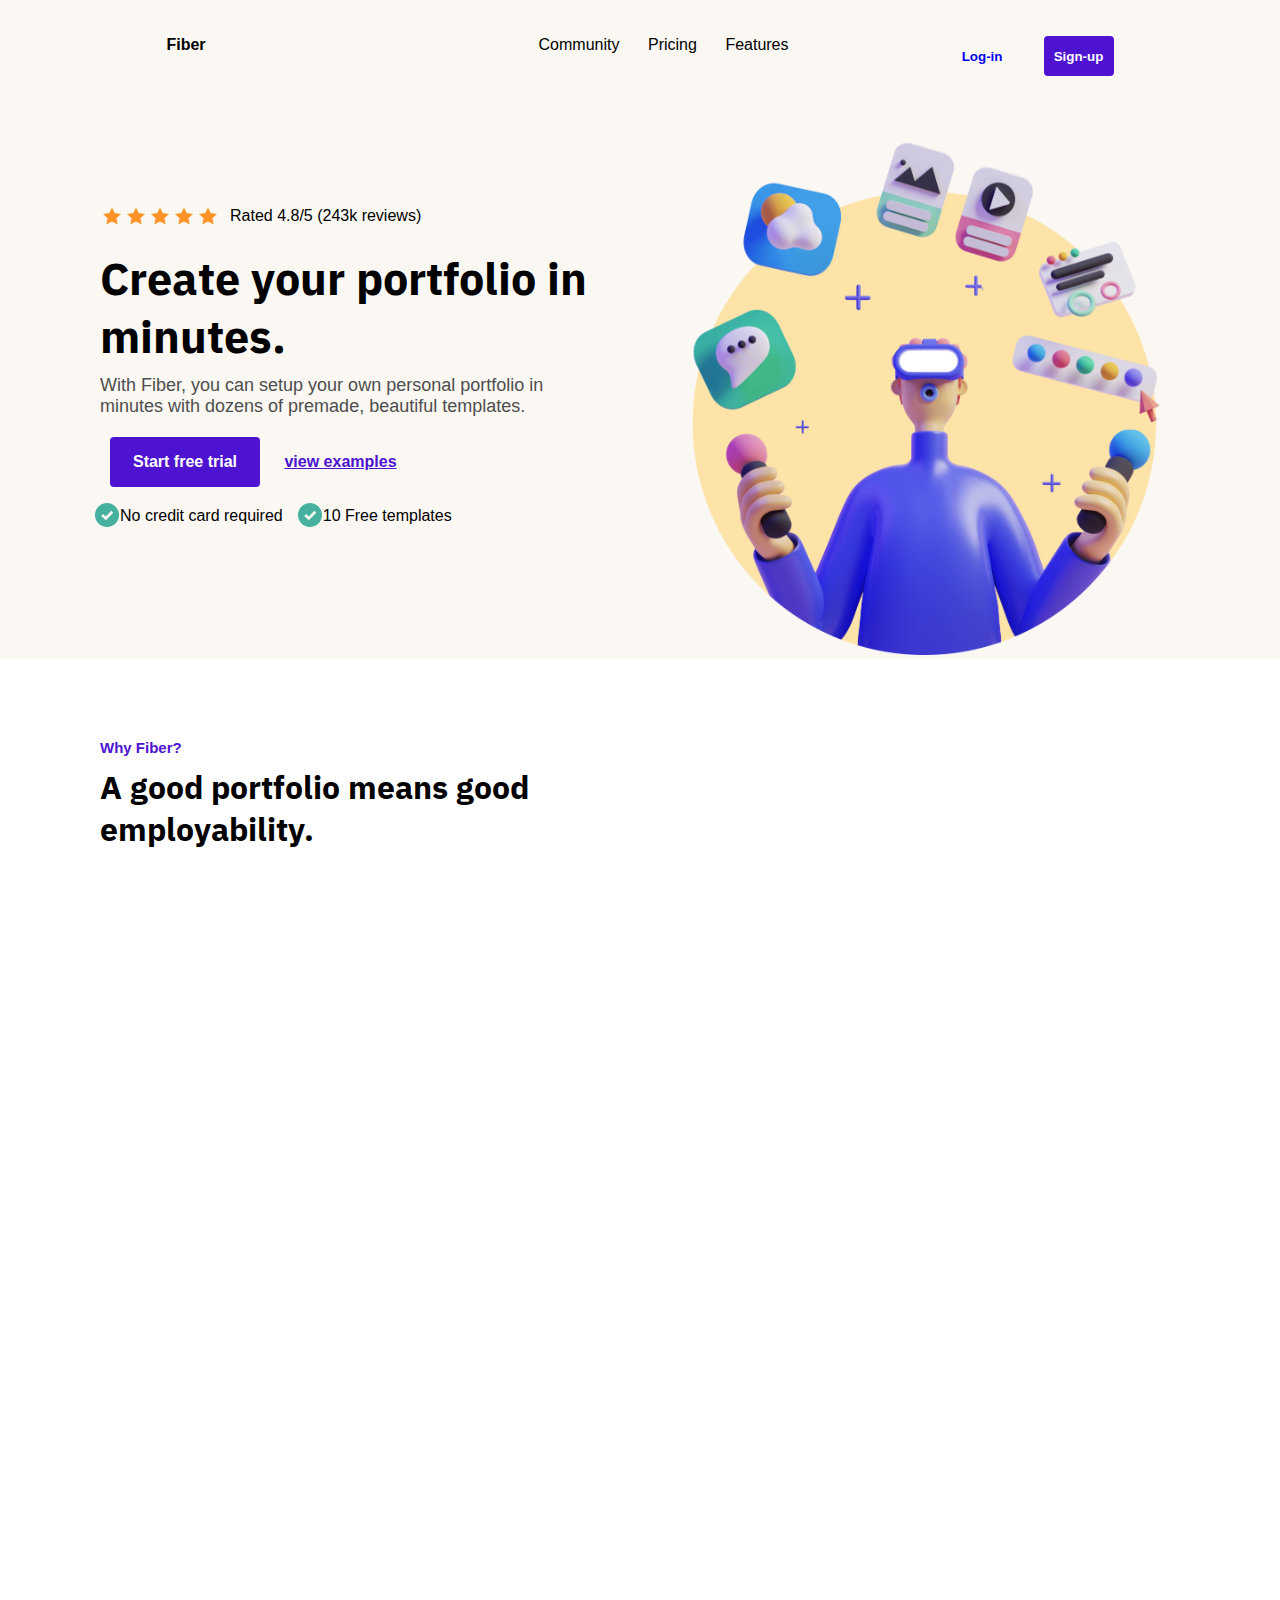
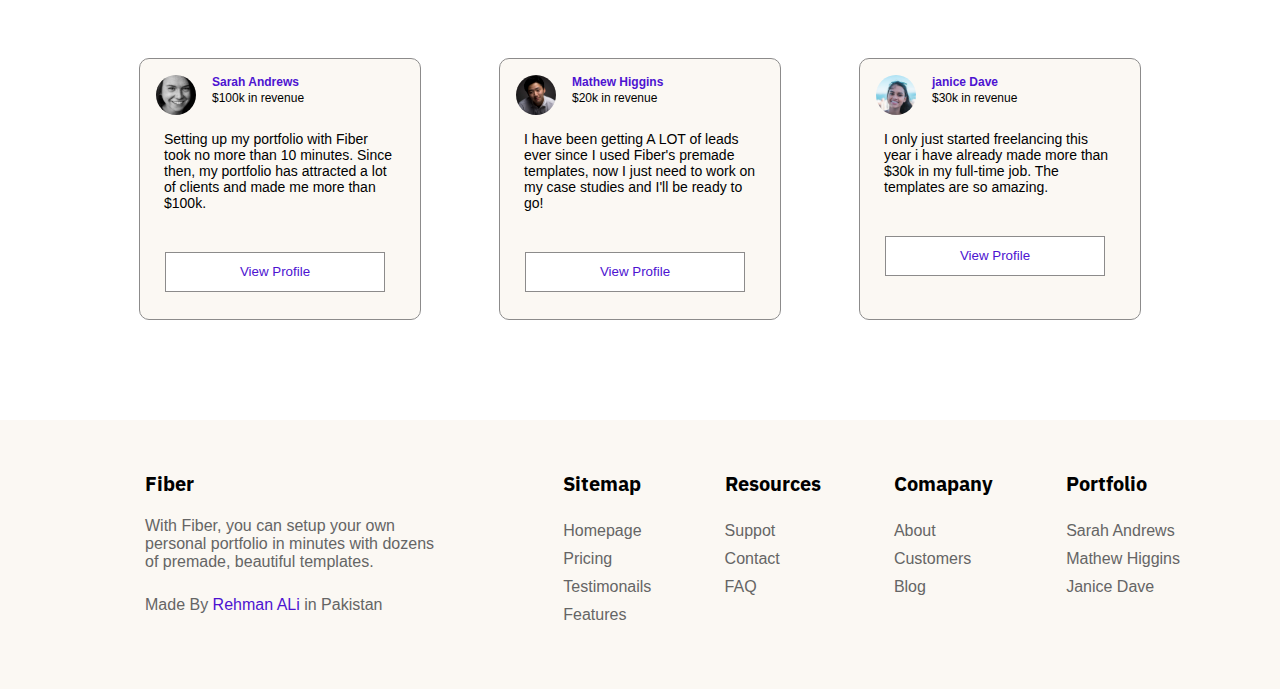
<file: index.html>
<!DOCTYPE html>
<html lang="en">

<head>
    <meta charset="UTF-8">
    <meta name="viewport" content="width=device-width, initial-scale=1.0">
    <title>Document</title>
    <script src="https://cdnjs.cloudflare.com/ajax/libs/jquery/3.7.1/jquery.min.js"></script>
    <link rel="stylesheet" href="owl carasoul/css/owl.carousel.css">
    <link rel="stylesheet" href="owl carasoul/css/owl.theme.green.css">
    <link href="https://unpkg.com/aos@2.3.1/dist/aos.css" rel="stylesheet">
    <link rel="stylesheet" href="https://cdnjs.cloudflare.com/ajax/libs/font-awesome/6.4.2/css/all.min.css">
    <script src="https://unpkg.com/aos@2.3.1/dist/aos.js"></script>
    <link rel="stylesheet" href="stylesheet.css">
    <script src="owl carasoul/script/owl.carousel.min.js"></script>
</head>

<body>
    <section class="header">
        <div class="logo">
            Fiber
        </div>
        <div class="toggle-menu">
            <ul class="list">
                <li><a href="#">Community</a></li>
                <li><a href="#">Pricing</a></li>
                <li><a href="#">Features</a></li>
            </ul>
            <div class="account">
                <button class="sign-in"><a href="#">Log-in</a></button>
                <button class="sign-up"><a href="login and signup/signin.html">Sign-up</a></button>
            </div>
        </div>
        <div class="m-icon">
            <i class="fa-solid fa-bars"></i>
        </div>
    </section>

    <section class="home">
        <div class="home-left">
            <div class="rating">
                <div class="icon">
                    <img src="Assets/star.svg"><img src="Assets/star.svg"><img src="Assets/star.svg"><img
                        src="Assets/star.svg"><img src="Assets/star.svg">
                </div>
                <span>Rated 4.8/5 (243k reviews)</span>
            </div>

            <div class="home-heading">
                <h1>Create your portfolio in minutes.</h1>
                <p>With Fiber, you can setup your own personal portfolio in minutes with dozens of premade, beautiful
                    templates.</p>
            </div>

            <div class="home-button">
                <button>Start free trial</button>
                <a href="#">view examples</a>
            </div>

            <div class="home-list">
                <ul>
                    <li>No credit card required</li>
                    <li>10 Free templates</li>
                </ul>
            </div>
        </div>

        <div class="home-right overflow">
            <img src="Assets/hero-Illustration.png " alt="" data-aos="fade-left" data-aos-duration="2000">
        </div>
        <div class="home-right"></div>
    </section>



    <section class="feature">
        <div class="feat-header">
            <p>Why Fiber?</p>
            <h1>A good portfolio means good employability.</h1>
        </div>
        <div class="feat-box">
            <div class="box overflow" data-aos="fade-right">
                <div class="icon"><img src="Assets/time.svg" alt="404"></div>
                <div class="box-head">Build in minutes</div>
                <div class="box-content">With a selection of premade templates, you can build out a portfolio in less
                    than 10 minutes.</div>
            </div>

            <div class="box overflow" data-aos="fade-down">
                <div class="icon"><img src="Assets/code.svg" alt="404"></div>
                <div class="box-head">Add custom CSS</div>
                <div class="box-content">Customize your personal portfolio even more with the ability to add your own
                    custom CSS styles.</div>
            </div>

            <div class="box overflow" data-aos="fade-up">
                <div class="icon"><img src="Assets/time.svg" alt="404"></div>
                <div class="box-head">Build in minutes</div>
                <div class="box-content">All Fiber templates are fully responsive to ensure the experience is seamless
                    across all devices.</div>
            </div>
        </div>

        <div class="feat-img" data-aos="fade-up">
            <div class="ft-img-left">
                <h1>Diversify your portfolio</h1>
                <p>Create even moreImpressive portfolio by creating case studies for your project. Simplify follow our
                    step-by-step guide</p>
                <button>Start Free trail</button>
            </div>
            <div class="ft-img-right">
                <img src="Assets/Page Image.png" alt="">

            </div>
        </div>

        <div class="slider owl-carousel owl-theme">

            <div class="slide-box item">
                <div class="bx-heading">
                    <div class="profile"><img src="Assets/User Avatar.svg" alt="404"></div>
                    <div class="bx-name">
                        <p>Sarah Andrews</p>
                        <p>$100k in revenue</p>
                    </div>
                </div>
                <div class="bx-details">
                    Setting up my portfolio with Fiber took no more than 10 minutes. Since then, my portfolio has
                    attracted a lot of clients and made me more than $100k.
                </div>
                <button class="bx-btn">View Profile</button>
            </div>

            <div class="slide-box item">
                <div class="bx-heading">
                    <div class="profile"><img src="Assets/User Avatar 2.svg" alt="404"></div>
                    <div class="bx-name">
                        <p>Mathew Higgins</p>
                        <p>$20k in revenue</p>
                    </div>
                </div>
                <div class="bx-details">
                    I have been getting A LOT of leads ever
                    since I used Fiber's premade templates,
                    now I just need to work on my case studies
                    and I'll be ready to go!
                </div>
                <button class="bx-btn">View Profile</button>
            </div>

            <div class="slide-box item">
                <div class="bx-heading">
                    <div class="profile"><img src="Assets/User Avatar 32.svg" alt="404"></div>
                    <div class="bx-name">
                        <p>janice Dave</p>
                        <p>$30k in revenue</p>
                    </div>
                </div>
                <div class="bx-details">
                    I only just started freelancing this year i
                    have already made more than $30k
                    in my full-time job. The templates are
                    so amazing.
                </div>
                <button class="bx-btn">View Profile</button>
            </div>
        </div>
    </section>

    <!-- footer section -->
    <footer>
        <div class="ftr-description">
            <h1>Fiber</h1>
            <p>With Fiber, you can setup your own personal
                portfolio in minutes with dozens of premade,
                beautiful templates.</p>

            <p>Made By <a href="https://codepen.io/Rehman-Ali-the-selector">Rehman ALi</a> in Pakistan</p>
        </div>
        <div class="sitemap">
            <h1>Sitemap</h1>
            <ul>
                <li><a href="#">Homepage</a></li>
                <li><a href="#">Pricing</a></li>
                <li><a href="#">Testimonails</a></li>
                <li><a href="#">Features</a></li>
            </ul>
        </div>
        <div class="resources">
            <h1>Resources</h1>
            <ul>
                <li><a href="#">Suppot</a></li>
                <li><a href="#">Contact</a></li>
                <li><a href="#">FAQ</a></li>
            </ul>
        </div>
        <div class="companies">
            <h1>Comapany</h1>
            <ul>
                <li><a href="#">About</a></li>
                <li><a href="#">Customers</a></li>
                <li><a href="#">Blog</a></li>
            </ul>
        </div>
        <div class="portfolios">
            <h1>Portfolio</h1>
            <ul>
                <li><a href="#">Sarah Andrews</a></li>
                <li><a href="#">Mathew Higgins</a></li>
                <li><a href="#">Janice Dave</a></li>
            </ul>
        </div>
    </footer>

    <script src="script.js"></script>
</body>

</html>
</file>
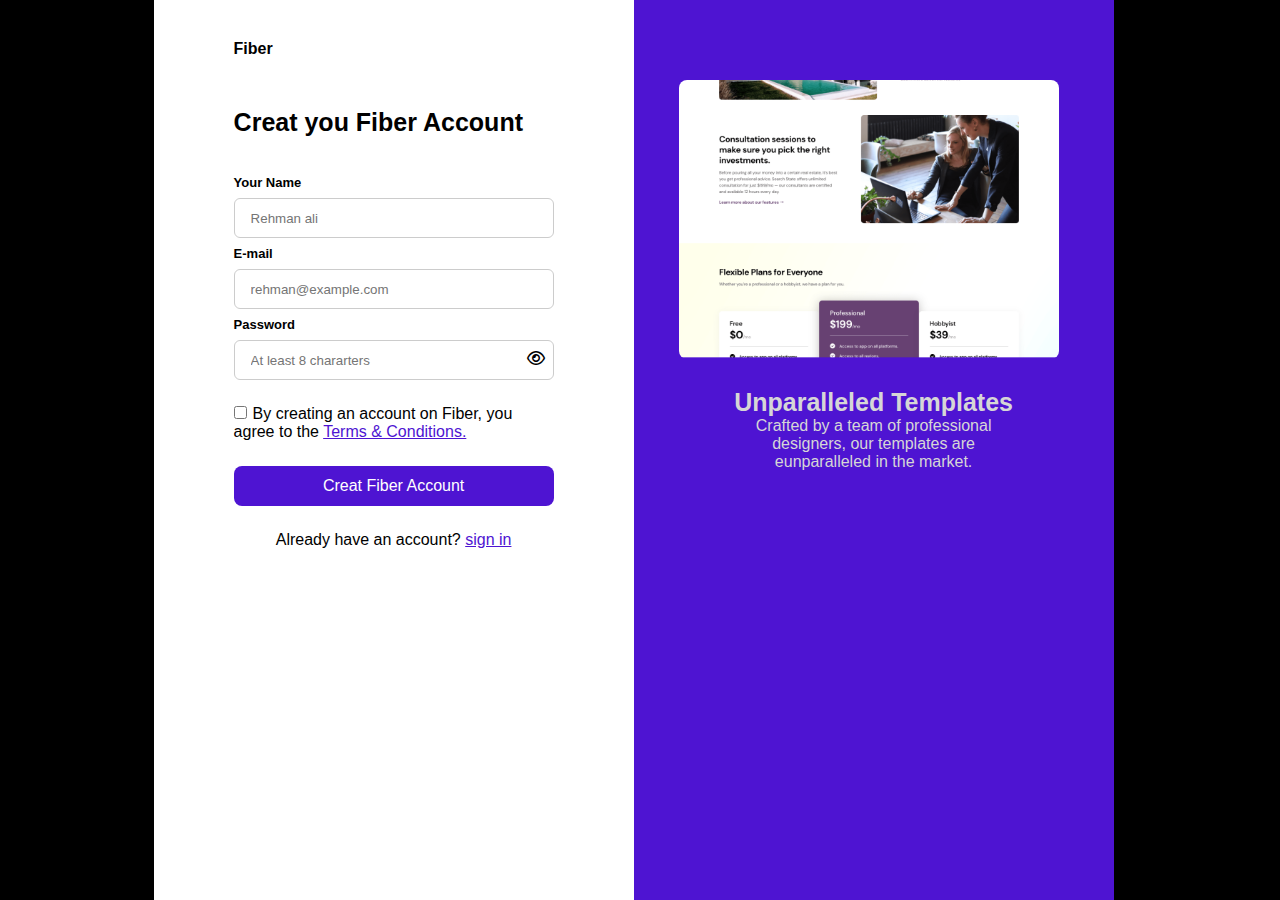
<file: login and signup/signin.html>
<!DOCTYPE html>
<html lang="en">

<head>
    <meta charset="UTF-8">
    <meta name="viewport" content="width=device-width, initial-scale=1.0">
    <link rel="stylesheet" href="https://cdnjs.cloudflare.com/ajax/libs/font-awesome/6.4.2/css/all.min.css" />
    <link rel="stylesheet" href="signin_style.css">
    <title>Log in</title>
</head>

<body>
    <div class="container">
        <div class="left">
            <div class="logo">Fiber</div>
            <div class="header">Creat you Fiber Account</div>
            <form action="">
                <div class="name-box">
                    <label for="name">Your Name</label>
                    <input type="text" id="name" placeholder="Rehman ali" required>
                </div>
                <div class="mail-box">
                    <label for="mail">E-mail</label>
                    <input type="email" id="mail" placeholder="rehman@example.com" required>
                </div>
                <div class="pass-box">
                    <label for="pass">Password</label>
                    <input type="password" id="pass" placeholder="At least 8 chararters" required>
                    <i class="icon fa-regular fa-eye"></i>
                    <!-- <i class="fa-regular fa-eye-slash"></i> -->
                </div>
                <div class="condition-box">
                    <p><input type="checkbox" required>By creating an account on Fiber, you agree to the
                        <a href="#">Terms & Conditions.</a>
                    </p>
                </div>
                <button type="submit">Creat Fiber Account</button>
                <div class="toogle-loign-signup">Already have an account? <a href="#"> sign in</a></div>
            </form>
        </div>
        <div class="right">
            <div class="img">
                <img src="assets/Sign Up Image.png" alt="error 404">
            </div>
            <div class="text">
                <h1>Unparalleled Templates</h1>
                <p>Crafted by a team of professional designers, our templates are eunparalleled in the market.</p>
            </div>
        </div>
    </div>



    <script src="https://cdnjs.cloudflare.com/ajax/libs/jquery/3.7.1/jquery.min.js"></script>
    <script src="sign-script.js"></script>
</body>

</html>
</file>
<file: stylesheet.css>
@import url('https://fonts.googleapis.com/css2?family=IBM+Plex+Sans:wght@700&display=swap');

* {
    margin: 0;
    padding: 0;
    font-family: 'Lucida Sans', 'Lucida Sans Regular', 'Lucida Grande', 'Lucida Sans Unicode', Geneva, Verdana, sans-serif;
}

.overflow {
    overflow-x: hidden;

}

button {
    transition: all 0.5s;
}

button:hover {
    scale: 0.95;

}

h1 {
    font-family: 'IBM Plex Sans', sans-serif;
}

/* menu */
.m-icon {
    display: none;
    font-size: 25px;
    z-index: 99;
}

/* Header */
.header {
    display: flex;
    justify-content: space-around;
    width: 100%;
    height: 35px;
    background-color: #FBF8F3;
    padding: 36px 0;
}

.header .logo {
    font-weight: bold;
}

.toggle-menu {
    width: 575px;
    display: flex;
    justify-content: space-between;
}

.header .toggle-menu ul {
    display: flex;
    list-style: none;
    justify-content: space-between;
    width: 250px;
}

.header ul li a {
    text-decoration: none;
    color: black;
}

.header ul li a:hover {
    color: #4D13D1;
}

.header .account button,
.header .account button a {
    width: 70px;
    height: 40px;
    outline: none;
    border: none;
    font-weight: bold;
    border-radius: 4px;
    text-decoration: none;
}

.header .account .sign-in {
    margin-right: 22px;
    background-color: #FBF8F3;
    color: #4D13D1;
}

.header .account .sign-up {
    background-color: #4D13D1;
}

.header .account .sign-up a {
    color: white;
}

/* home section */
.home {
    display: flex;
    max-height: 700px;
    width: 100%;
    background-color: #FBF8F3;
}

.home .home-left {
    width: 500px;
    margin: 100px 50px 50px 100px;
}

.home .home-left .rating {
    display: flex;
    margin-bottom: 20px;
}

.home .home-left .rating .icon {
    margin-right: 10px;
}

.home .home-left .rating .icon img {
    margin: 0 3px;
}

.home .home-heading h1 {
    font-size: 45px;
    font-weight: bolder;
}

.home .home-heading p {
    margin: 10px 0;
    font-size: 18px;
    color: #4e4e4e;

}

.home .home-button {
    margin: 20px 10px;
}

.home .home-button button {
    cursor: pointer;
    background-color: #4D13D1;
    color: white;
    width: 150px;
    height: 50px;
    outline: none;
    border: none;
    font-weight: bold;
    border-radius: 4px;
    font-size: 16px;

}

.home .home-button a {
    font-size: 16px;
    color: #4D13D1;
    padding: 16px 20px;
    font-weight: bold;

}

.home .home-list ul {
    list-style: none;
    display: flex;

}

.home .home-list ul li {
    position: relative;
    margin: 0 20px;
}

.home .home-list ul li::before {
    content: url("Assets/Checkmark.svg");
    position: absolute;
    top: -4px;
    left: -25px;
}

.home .home-right img {
    width: 550px;
}

/* features section  */
.feature {
    background-color: #FFFFFF;
    width: 100%;
    padding: 0 100px;
    box-sizing: border-box;
}

.feat-header {
    margin: 80px 0;
}

.feat-header p {
    color: #4D13D1;
    font-weight: 900;
    font-size: 15px;
    margin-bottom: 10px;
}

.feat-header h1 {
    font-weight: bolder;
    width: 500px;
}

.feature .feat-box {
    width: 100%;
    display: flex;
    justify-content: space-between;
}

.feature .feat-box .box {
    padding: 16px;
    width: 350px;
    transition: all ease .5s;
    border-radius: 8px;

}

.feature .feat-box .box:hover {
    scale: 1.05;
    box-shadow: rgba(0, 0, 0, 0.24) 0px 3px 8px;
    background-color: rgba(0, 0, 0, 0.694);
    color: rgb(255, 255, 255);
}

.feature .feat-box .box div {
    padding: 5px 0;
}

.feature .feat-box .box-head {
    font-weight: bolder;

}

.feature .feat-img {
    margin-top: 50px;
    background-color: #4D13D1;
    display: flex;
    justify-content: space-between;
    border-radius: 12px;
    color: white;
}

.feature .feat-img .ft-img-left {
    padding: 150px 50px 0 50px;
    width: 50%;

}

.feature .feat-img .ft-img-left h1 {
    padding: 0 0 12px 0;
}

.feature .feat-img .ft-img-left p {
    width: 350px;
}

.feature .feat-img .ft-img-left button {
    cursor: pointer;
    background-color: #ffffff;
    color: #4D13D1;
    width: 150px;
    height: 50px;
    outline: none;
    border: none;
    font-weight: bold;
    border-radius: 4px;
    font-size: 16px;
    margin: 12px 0;
}

.feature .feat-img .ft-img-right {
    width: 50%;
    height: 400px;
}

.feature .feat-img .ft-img-right img {
    width: 100%;
    max-width: 450px;
    height: auto;
    position: relative;
    bottom: -62px;
    left: -20px;
}


/* slider section  */
.slider {
    margin: 100px 0;
}

.slider .item {
    height: 260px;
    background-color: #FBF8F3;
    width: 280px;
    margin: auto;
    border-radius: 10px;
    border: 1px solid #8c8b8b
}

.slider .item .bx-heading {
    display: flex;
    padding: 16px 16px 0 16px;
}

.slider .item .bx-heading img {
    width: 40px;
}

.slider .item .bx-heading .bx-name {
    padding: 0 16px;
    font-size: 12px;
}

.slider .item .bx-heading .bx-name p:nth-child(1) {
    color: #4D13D1;
    font-weight: bolder;
    margin-bottom: 2px;
}

.slider .item .bx-details {
    padding: 16px 24px;
    font-size: 14px;
}

.slider .item .bx-btn {
    margin: 25px 25px;
    width: 220px;
    height: 40px;
    color: #4D13D1;
    background-color: #FFFFFF;
    border: 1px solid #8c8b8b
}

/* footer section  */
footer {
    display: flex;
    width: 100%;
    box-sizing: border-box;
    padding: 50px 100px;
    justify-content: space-between;
    background-color: #FBF8F3;
}

footer div h1 {
    font-size: 20px;
    margin-bottom: 20px;
}

footer .ftr-description {
    width: 300px;
    /* border: 2px solid black; */
    margin: 0 45px;
}

footer .ftr-description p {
    margin-bottom: 25px;
    color: #656565;

}

footer .ftr-description p a {
    color: #4D13D1;
    text-decoration: none;
}

footer div ul {
    list-style: none;
}

footer div ul li {
    padding: 5px 0;
}

footer div ul li a {
    text-decoration: none;
    color: #656565;
}

footer div ul li a:hover {
    color: #4D13D1;
}

@media (max-width: 1000px) {
    * {
        box-sizing: border-box;
    }

    .m-icon {
        display: block;
    }

    .toggle-menu {
        right: -100%;
        top: 0;
        position: fixed;
        background-color: #4D13D1;
        flex-direction: column;
        justify-content: center;
        align-items: center;
        width: 100%;
        height: 100%;
        transition: all ease .5s;
        z-index: 999;
    }

    .header .toggle-menu ul {
        display: block;
    }

    .header .toggle-menu ul li {
        display: block;
        padding: 16px;
    }

    .header ul li a {
        color: white;
    }

    .header ul li a:hover {
        color: black;
    }

    .header .account button {
        width: 100px;
        height: 40px;
        margin-top: 50px;
    }

    /* home section */
    .home {
        display: flex;
        flex-direction: column-reverse;
        justify-content: center;
        align-items: center;
        max-height: auto;
        width: 100%;
        padding: 0 25px;
        box-sizing: border-box;
    }

    .home .home-left {
        width: 100%;
        display: block;
        /* height: 600px; */
        padding: auto;
        margin: 0 10px;
    }


    .home .home-left .rating {
        display: flex;
        margin-bottom: 15px;
        display: block;
        text-align: center;
    }

    .home .home-heading {
        display: flex;
        flex-direction: column;
        align-items: center;
        justify-content: center;
    }

    .home .home-heading h1 {
        text-align: center;
        font-size: 25px;
        width: 300px;
    }

    .home .home-heading p {
        text-align: center;
        margin: 25px 50px;
        font-size: 14px;
    }

    .home .home-button {

        display: flex;
        align-items: center;
        justify-content: center;

    }

    .home .home-button button {
        width: 120px;
        height: 40px;
        font-size: 12px;

    }

    .home .home-button a {
        font-size: 12px;
    }

    .home .home-list ul {
        display: flex;
        flex-direction: column;
    }

    .home .home-list ul li {
        position: relative;
        margin: 15px;
        text-align: center;
    }

    .home .home-list ul li::before {
        content: none;
    }

    .home .home-right {
        width: 100%;
        display: flex;
        height: 400px;
        justify-content: space-around;
        overflow: visible;

    }

    .home .home-right img {
        width: 300px;
        height: 300px;
    }

    /* features section  */

    .feature {
        display: flex;
        flex-direction: column;
        background-color: #FFFFFF;
        align-items: center;
        width: 100%;
        padding: 0 20px;
        box-sizing: border-box;
    }

    .feat-header p {
        text-align: center;
        font-size: 12px;
    }

    .feat-header h1 {
        font-weight: bolder;
        width: 100%;
        text-align: center;
    }

    .feature .feat-box {
        width: 100%;
        display: flex;
        flex-direction: column;
        justify-content: space-between;
        align-items: center;
    }

    .feature .feat-box .box {
        width: 300px;
    }

    .feature .feat-box .box:hover {
        scale: 1;
        box-shadow: rgba(0, 0, 0, 0.24) 0px 3px 8px;
        background-color: rgba(0, 0, 0, 0.694);
        color: rgb(255, 255, 255);
    }

    .feature .feat-box .box div {
        padding: 5px 0;
    }

    .feature .feat-box .box-head {
        font-weight: bolder;

    }

    .feature .feat-img {
        margin-top: 40px;
        display: flex;
        align-items: center;
        flex-direction: column;
        justify-content: center;
    }

    .feature .feat-img .ft-img-left {
        padding: 40px 25px;
        width: 100%;
        text-align: center;
    }

    .feature .feat-img .ft-img-left h1 {
        padding: 0 0 12px 0;
    }

    .feature .feat-img .ft-img-left p {
        width: 100%;
    }

    .feature .feat-img .ft-img-left button {
        width: 100px;
        height: 40px;
        border-radius: 4px;
        font-size: 12px;
        margin: 20px 0;
    }

    .feature .feat-img .ft-img-right {
        width: 100%;
        height: auto;
        display: flex;
        justify-content: center;
    }

    .feature .feat-img .ft-img-right img {
        height: auto;
        position: relative;
        bottom: 0px;
        left: 0px;
    }

    /* footer section  */
    footer {
        display: flex;
        width: 100%;
        flex-direction: column;
        padding: 50px 100px;
        align-items: center;
        justify-content: center;
        background-color: #FBF8F3;
    }

    footer div h1 {
        font-size: 18px;
    }

    footer div {
        margin-top: 50px;
    }


    footer .ftr-description p {
        margin-bottom: 25px;
        color: #656565;

    }

    footer .ftr-description p a {
        color: #4D13D1;
        text-decoration: none;
    }

    footer div ul {
        list-style: none;
    }

    footer div ul li {
        padding: 5px 0;
    }

    footer div ul li a {
        text-decoration: none;
        color: #656565;
    }

    footer div ul li a:hover {
        color: #4D13D1;
    }

    .slider {
        margin: 10px 0;
    }

    .slider .item {
        height: 300px;
    }


}
</file>
<file: login and signup/signin_style.css>
* {
    margin: 0;
    padding: 0;
    font-family: 'Gill Sans', 'Gill Sans MT', Calibri, 'Trebuchet MS', sans-serif;
    box-sizing: border-box;
}

body {
    background-color: black;

}

a {
    color: #4E14D2;
}

.container {
    display: flex;
    width: 75%;
    margin: 0 12%;
    background-color: white;
    height: 100vh;
}

.left {
    background-color: white;
    height: 100%;
    display: flex;
    width: 50%;
    flex-direction: column;
    padding: 0 80px;
}

.left .logo {
    font-weight: bolder;
    margin: 40px 0;
}

.left .header {
    font-size: 25px;
    font-weight: bold;
    margin: 10px 0 30px 0;
}

/* same lable  */
.left div label {
    display: block;
    font-size: 13px;
    font-weight: bold;
    margin: 8px 0;
}

/* same inputs  */
.left div input:not([type="checkbox"]) {
    height: 40px;
    padding: 12px 16px;
    width: 100%;
    outline: none;
    border: 1px solid #ccc;
    border-radius: 6px;
}

.left .pass-box {
    position: relative;
}

.left .pass-box .icon {
    cursor: pointer;
    position: absolute;
    top: 33px;
    right: 9px;
}

.left .condition-box {
    margin-top: 25px;
}

.left .condition-box input[type="checkbox"] {
    display: inline;
    margin-right: 6px;
}

.left button {
    background-color: #4E14D2;
    color: white;
    font-size: 16px;
    width: 100%;
    margin-top: 25px;
    border-radius: 8px;
    outline: none;
    border: none;
    height: 40px;
    transition: all ease .5s;
}

.left button:hover {
    background: #1a0648;

}

.left .toogle-loign-signup {
    margin-top: 25px;
    text-align: center;
}

/* right section  */
.right {
    width: 50%;
    padding: 0 45px;
    background-color: #4E14D2;
}

.right .img {

    margin: 80px 0 0 0;
}

.right .img img {
    width: 100%;
    max-width: 380px;
    border-radius: 8px;
}

.right .text {
    margin-top: 25px;
    width: 100%;
    text-align: center;
    color: rgb(214, 214, 214);
}

.right .text h1 {
    margin-top: 25px;
    font-size: 25px;
}

.right .text p {
    width: 300px;
    margin: auto;
}

@media (max-width: 1000px) {
    .right {
        display: none;
    }

    .left {
        width: 100%;
    }

    .container {
        height: 100vh;

    }

}
@media (max-width: 600px){
    .container {
        display: flex;
        width: 100%;
        margin: 0 0;
        height: 100vh;
    }
}
</file>
